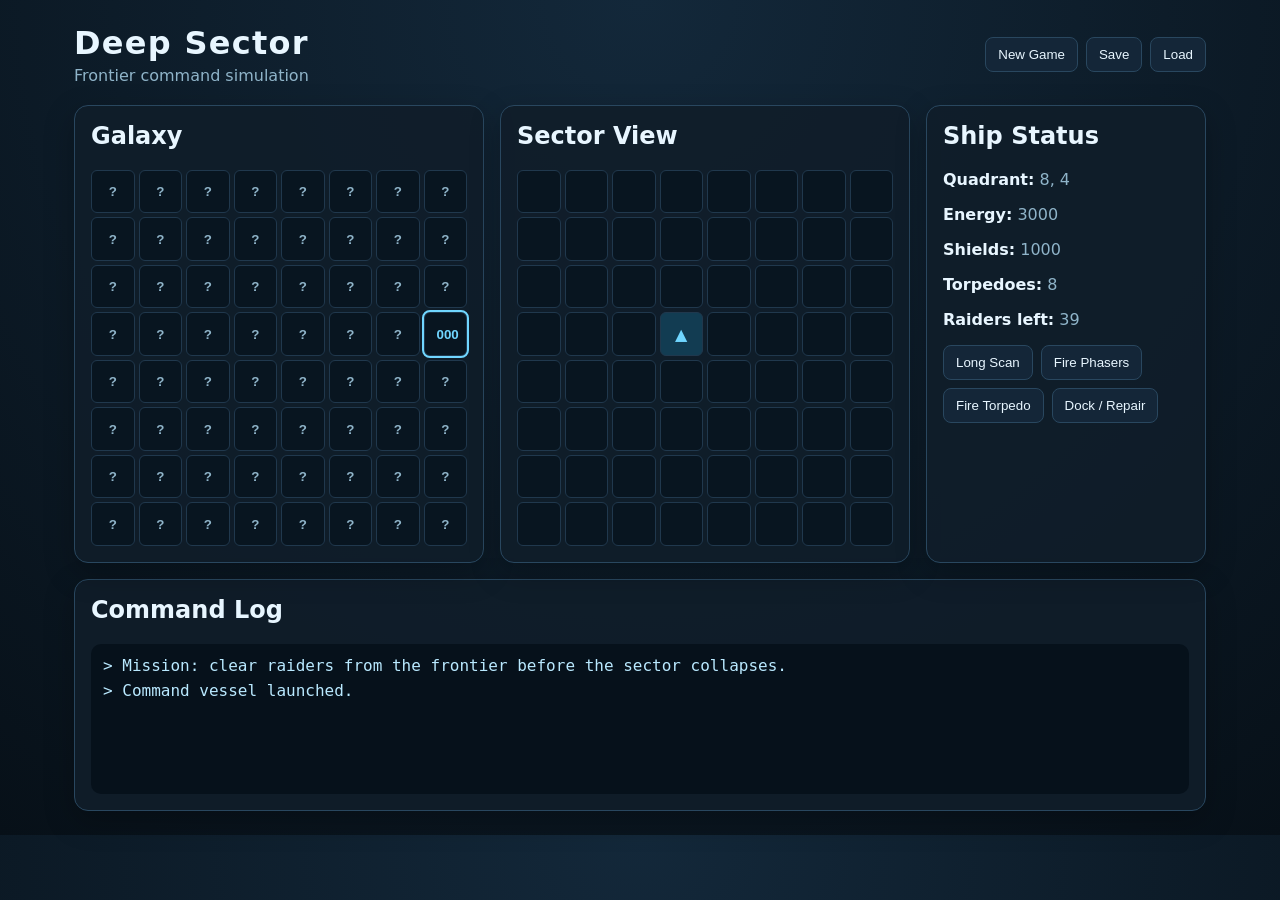
<file: index.html>
<!doctype html>
<html lang="en">
<head>
  <meta charset="utf-8" />
  <meta name="viewport" content="width=device-width, initial-scale=1" />
  <title>Deep Sector</title>
  <link rel="stylesheet" href="styles.css" />
</head>
<body>
  <main id="game">
    <header class="topbar">
      <div>
        <h1>Deep Sector</h1>
        <p class="subtitle">Frontier command simulation</p>
      </div>

      <div class="buttons">
        <button id="newGameBtn">New Game</button>
        <button id="saveBtn">Save</button>
        <button id="loadBtn">Load</button>
      </div>
    </header>

    <section class="layout">
      <section class="panel">
        <h2>Galaxy</h2>
        <div id="galaxyMap" class="grid galaxy"></div>
      </section>

      <section class="panel">
        <h2>Sector View</h2>
        <div id="sectorMap" class="grid sector"></div>
      </section>

      <section class="panel status">
        <h2>Ship Status</h2>
        <p><strong>Quadrant:</strong> <span id="quadrantReadout"></span></p>
        <p><strong>Energy:</strong> <span id="energyReadout"></span></p>
        <p><strong>Shields:</strong> <span id="shieldReadout"></span></p>
        <p><strong>Torpedoes:</strong> <span id="torpedoReadout"></span></p>
        <p><strong>Raiders left:</strong> <span id="enemyReadout"></span></p>

        <div class="actions">
          <button id="scanBtn">Long Scan</button>
          <button id="phaserBtn">Fire Phasers</button>
          <button id="torpedoBtn">Fire Torpedo</button>
          <button id="dockBtn">Dock / Repair</button>
        </div>
      </section>
    </section>

    <section class="panel logPanel">
      <h2>Command Log</h2>
      <div id="log"></div>
    </section>
  </main>

  <script src="main.js"></script>
</body>
</html>
</file>
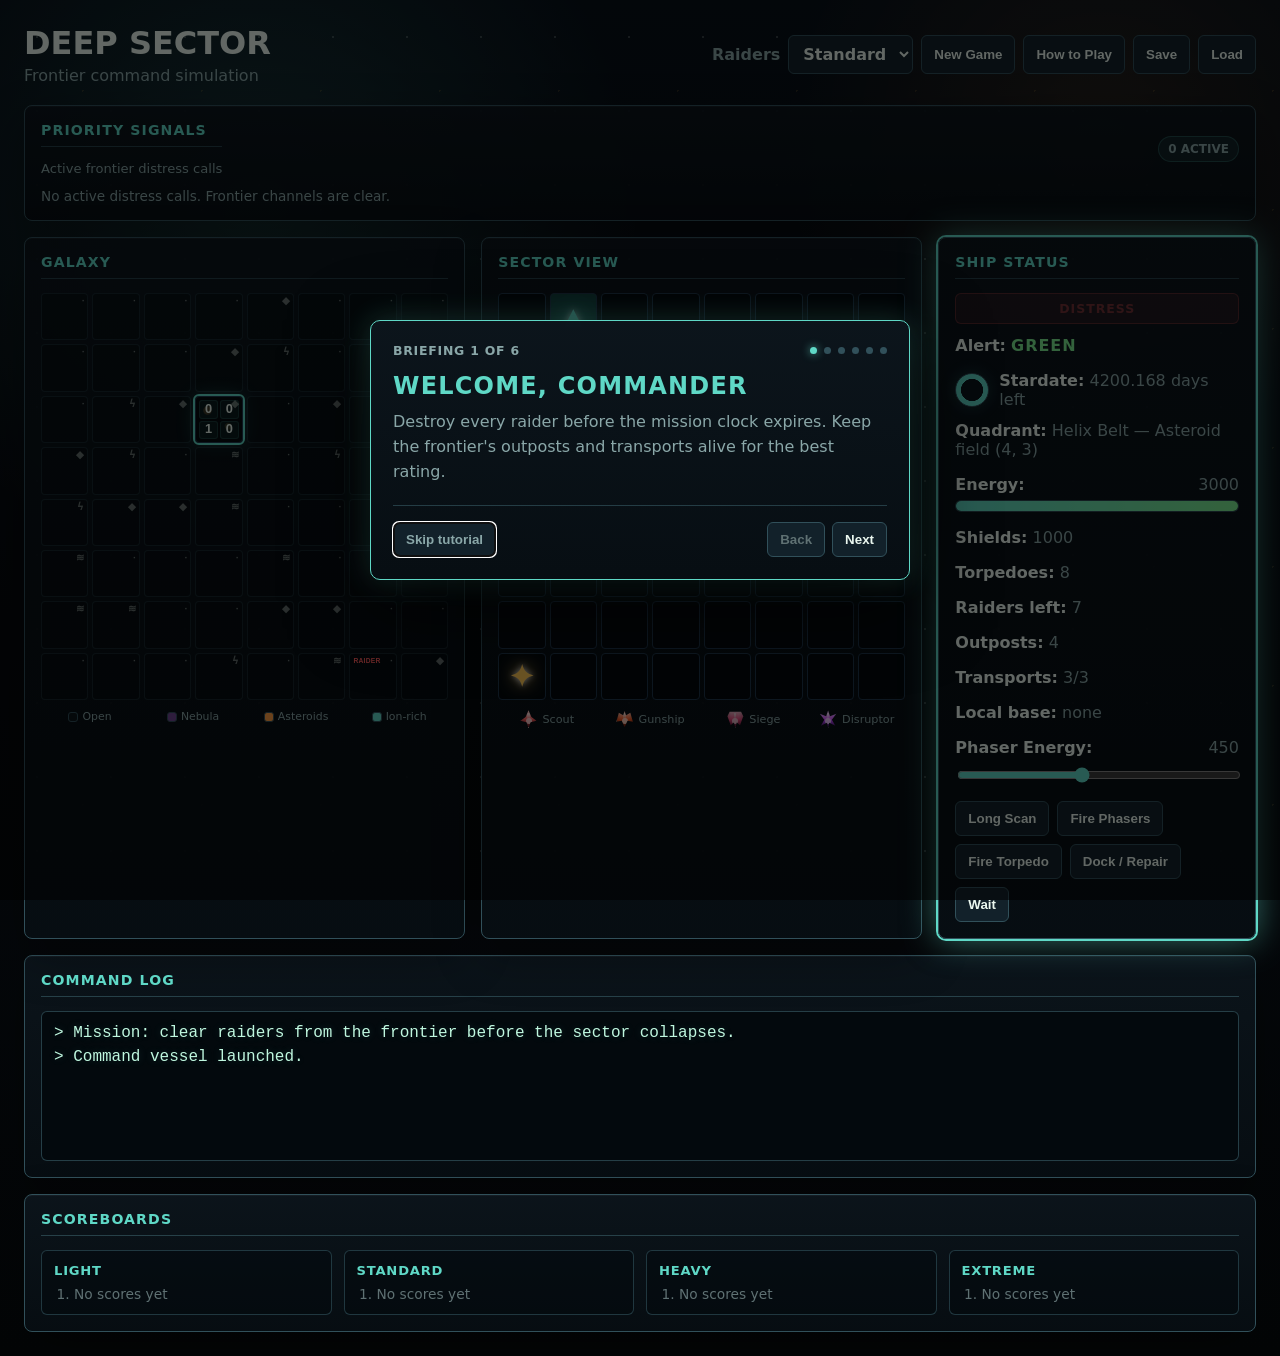
<file: deep-sector/index.html>
<!doctype html>
<html lang="en">
<head>
  <meta charset="utf-8" />
  <meta name="viewport" content="width=device-width, initial-scale=1" />
  <title>Deep Sector</title>
  <link rel="stylesheet" href="styles.css?v=29" />
</head>
<body>
  <main id="game">
    <div id="victoryCelebration" class="victoryCelebration" aria-hidden="true"></div>
    <dialog id="scoreDialog" class="scoreDialog">
      <h2>Mission Report</h2>
      <p id="scoreSummary" class="scoreSummary"></p>
      <ol id="scoreList" class="scoreList"></ol>
      <form method="dialog">
        <button id="scoreCloseBtn">Close</button>
      </form>
    </dialog>
    <dialog id="helpDialog" class="helpDialog" aria-labelledby="helpTitle">
      <div class="tutorialProgress" aria-label="Tutorial progress">
        <span id="tutorialStepLabel"></span>
        <div id="tutorialDots" class="tutorialDots" aria-hidden="true"></div>
      </div>
      <h2 id="helpTitle"></h2>
      <p id="helpText" class="helpText"></p>
      <div id="helpExtra"></div>
      <div class="tutorialActions">
        <button id="tutorialSkipBtn" type="button" class="quietButton">Skip tutorial</button>
        <div>
          <button id="tutorialBackBtn" type="button">Back</button>
          <button id="tutorialNextBtn" type="button">Next</button>
        </div>
      </div>
    </dialog>
    <header class="topbar">
      <div>
        <h1>Deep Sector</h1>
        <p class="subtitle">Frontier command simulation</p>
      </div>

      <div class="buttons">
        <label class="topControl" for="difficultySelect">
          <span>Raiders</span>
          <select id="difficultySelect">
            <option value="light">Light</option>
            <option value="standard" selected>Standard</option>
            <option value="heavy">Heavy</option>
            <option value="extreme">Extreme</option>
          </select>
        </label>
        <button id="newGameBtn">New Game</button>
        <button id="helpBtn">How to Play</button>
        <button id="saveBtn">Save</button>
        <button id="loadBtn">Load</button>
      </div>
    </header>

    <section class="panel objectivesPanel" aria-labelledby="objectivesTitle" data-tutorial="objectives">
      <div class="objectivesHeader">
        <div>
          <h2 id="objectivesTitle">Priority Signals</h2>
          <p>Active frontier distress calls</p>
        </div>
        <span id="distressCount" class="distressCount">0 active</span>
      </div>
      <div id="distressList" class="distressList" aria-live="polite"></div>
    </section>

    <section class="layout">
      <section class="panel" data-tutorial="galaxy">
        <h2>Galaxy</h2>
        <div id="galaxyMap" class="grid galaxy"></div>
        <div class="terrainLegend" aria-label="Galaxy terrain legend">
          <span><i class="terrainSwatch clear"></i>Open</span>
          <span><i class="terrainSwatch nebula"></i>Nebula</span>
          <span><i class="terrainSwatch asteroids"></i>Asteroids</span>
          <span><i class="terrainSwatch ion"></i>Ion-rich</span>
        </div>
      </section>

      <section class="panel" data-tutorial="sector">
        <h2>Sector View</h2>
        <div id="sectorMap" class="grid sector"></div>
        <div class="raiderLegend" aria-label="Raider ship classes">
          <span><i class="raiderIcon raider-scout" aria-hidden="true"></i>Scout</span>
          <span><i class="raiderIcon raider-gunship" aria-hidden="true"></i>Gunship</span>
          <span><i class="raiderIcon raider-siege" aria-hidden="true"></i>Siege</span>
          <span><i class="raiderIcon raider-disruptor" aria-hidden="true"></i>Disruptor</span>
        </div>
      </section>

      <section class="panel status" data-tutorial="status">
        <h2>Ship Status</h2>
        <div id="distressBeacon" class="distressBeacon">DISTRESS</div>
        <p><strong>Alert:</strong> <span id="alertReadout"></span></p>
        <div class="timeRow">
          <div id="timePie" class="timePie"></div>
          <p><strong>Stardate:</strong> <span id="stardateReadout"></span></p>
        </div>
        <p><strong>Quadrant:</strong> <span id="quadrantReadout"></span></p>
        <div class="meterRow">
          <div class="meterLabel">
            <strong>Energy:</strong>
            <span id="energyReadout"></span>
          </div>
          <div class="meter">
            <div id="energyMeter" class="meterFill energyFill"></div>
          </div>
        </div>
        <p><strong>Shields:</strong> <span id="shieldReadout"></span></p>
        <p><strong>Torpedoes:</strong> <span id="torpedoReadout"></span></p>
        <p><strong>Raiders left:</strong> <span id="enemyReadout"></span></p>
        <p><strong>Outposts:</strong> <span id="baseReadout"></span></p>
        <p><strong>Transports:</strong> <span id="transportReadout"></span></p>
        <p><strong>Local base:</strong> <span id="baseHealthReadout"></span></p>

        <label class="controlGroup" for="phaserEnergyInput">
          <span class="controlLabel">
            <strong>Phaser Energy:</strong>
            <span id="phaserEnergyReadout"></span>
          </span>
          <input id="phaserEnergyInput" type="range" min="100" max="900" step="25" value="450" />
        </label>

        <div id="targetPreview" class="targetPreview" aria-live="polite"></div>

        <div class="actions">
          <button id="scanBtn">Long Scan</button>
          <button id="phaserBtn">Fire Phasers</button>
          <button id="torpedoBtn">Fire Torpedo</button>
          <button id="dockBtn">Dock / Repair</button>
          <button id="waitBtn">Wait</button>
        </div>
      </section>
    </section>

    <section class="panel logPanel">
      <h2>Command Log</h2>
      <div id="log"></div>
    </section>

    <section class="panel scoreboardPanel">
      <h2>Scoreboards</h2>
      <div id="scoreboardGrid" class="scoreboardGrid"></div>
    </section>
  </main>

  <script src="main.js?v=28"></script>
</body>
</html>
</file>
<file: styles.css>
:root {
  --bg: #071018;
  --panel: #101d2a;
  --panel-2: #142638;
  --line: #29475f;
  --text: #e8f6ff;
  --muted: #8fb4c9;
  --accent: #70d6ff;
  --danger: #ff6b6b;
  --good: #77dd77;
  --warning: #ffd166;
}

* {
  box-sizing: border-box;
}

body {
  margin: 0;
  background: radial-gradient(circle at top, #13283a, var(--bg));
  color: var(--text);
  font-family: system-ui, -apple-system, BlinkMacSystemFont, "Segoe UI", sans-serif;
}

#game {
  max-width: 1180px;
  margin: 0 auto;
  padding: 24px;
}

.topbar {
  display: flex;
  justify-content: space-between;
  gap: 16px;
  align-items: center;
  margin-bottom: 20px;
}

h1, h2, p {
  margin-top: 0;
}

h1 {
  margin-bottom: 4px;
  letter-spacing: 0.04em;
}

.subtitle {
  color: var(--muted);
  margin-bottom: 0;
}

.buttons,
.actions {
  display: flex;
  flex-wrap: wrap;
  gap: 8px;
}

button {
  background: var(--panel-2);
  color: var(--text);
  border: 1px solid var(--line);
  padding: 9px 12px;
  border-radius: 8px;
  cursor: pointer;
}

button:hover {
  border-color: var(--accent);
}

.layout {
  display: grid;
  grid-template-columns: 1fr 1fr 280px;
  gap: 16px;
}

.panel {
  background: rgba(16, 29, 42, 0.9);
  border: 1px solid var(--line);
  border-radius: 14px;
  padding: 16px;
  box-shadow: 0 10px 30px rgba(0,0,0,0.25);
}

.grid {
  display: grid;
  gap: 4px;
}

.galaxy {
  grid-template-columns: repeat(8, 1fr);
}

.sector {
  grid-template-columns: repeat(8, 1fr);
}

.cell {
  aspect-ratio: 1;
  border: 1px solid #20384d;
  border-radius: 6px;
  display: grid;
  place-items: center;
  background: #081520;
  color: var(--muted);
  font-weight: 700;
  min-width: 28px;
}

.cell.current {
  outline: 2px solid var(--accent);
  color: var(--accent);
}

.cell.player {
  background: #123c52;
  color: var(--accent);
}

.cell.enemy {
  background: #451d26;
  color: var(--danger);
}

.cell.base {
  background: #1d3f2b;
  color: var(--good);
}

.cell.star {
  color: var(--warning);
}

.status p {
  color: var(--muted);
}

.status strong {
  color: var(--text);
}

.logPanel {
  margin-top: 16px;
}

#log {
  min-height: 150px;
  max-height: 240px;
  overflow: auto;
  background: #06111b;
  border-radius: 10px;
  padding: 12px;
  font-family: ui-monospace, SFMono-Regular, Menlo, Monaco, Consolas, monospace;
  color: #b9e9ff;
}

.logLine {
  margin-bottom: 6px;
}

@media (max-width: 900px) {
  .layout {
    grid-template-columns: 1fr;
  }

  .topbar {
    align-items: flex-start;
    flex-direction: column;
  }
}
</file>
<file: deep-sector/styles.css>
:root {
  --bg: #05080c;
  --panel: #0c151c;
  --panel-2: #12212a;
  --line: #31505a;
  --text: #eaf7ef;
  --muted: #8aa7a8;
  --accent: #5fd8c6;
  --danger: #ff5d5d;
  --good: #7bea8f;
  --warning: #ffc857;
  --amber: #ff9f43;
}

* {
  box-sizing: border-box;
}

body {
  margin: 0;
  min-height: 100vh;
  background:
    radial-gradient(circle at 20% 15%, rgba(95, 216, 198, 0.18), transparent 24rem),
    radial-gradient(circle at 86% 10%, rgba(255, 159, 67, 0.12), transparent 20rem),
    linear-gradient(180deg, #071019 0%, var(--bg) 52%, #030506 100%);
  color: var(--text);
  font-family: system-ui, -apple-system, BlinkMacSystemFont, "Segoe UI", sans-serif;
}

body::before {
  content: "";
  position: fixed;
  inset: 0;
  pointer-events: none;
  background-image:
    radial-gradient(circle, rgba(234, 247, 239, 0.75) 0 1px, transparent 1px),
    radial-gradient(circle, rgba(255, 200, 87, 0.5) 0 1px, transparent 1px);
  background-position: 0 0, 23px 31px;
  background-size: 74px 74px, 119px 119px;
  opacity: 0.28;
}

#game {
  max-width: 1440px;
  margin: 0 auto;
  padding: clamp(12px, 2vw, 24px);
  position: relative;
  width: min(100vw, 1440px);
}

.victoryCelebration {
  inset: 0;
  overflow: hidden;
  pointer-events: none;
  position: fixed;
  z-index: 20;
}

.victoryCelebration:not(.active) {
  display: none;
}

.firework {
  --spark-color: var(--accent);
  height: 10px;
  left: 50%;
  position: absolute;
  top: 35%;
  width: 10px;
}

.firework::before,
.firework::after {
  content: "";
  position: absolute;
  inset: 0;
  border-radius: 999px;
  background:
    radial-gradient(circle, var(--spark-color) 0 16%, transparent 18%),
    radial-gradient(circle, var(--spark-color) 0 16%, transparent 18%),
    radial-gradient(circle, var(--spark-color) 0 16%, transparent 18%),
    radial-gradient(circle, var(--spark-color) 0 16%, transparent 18%);
  background-position: 0 -28px, 28px 0, 0 28px, -28px 0;
  background-repeat: no-repeat;
  background-size: 10px 10px;
  filter: drop-shadow(0 0 8px var(--spark-color));
  opacity: 0;
  transform: scale(0.2);
  animation: firework-pop 1100ms ease-out both;
}

.firework::after {
  transform: rotate(45deg) scale(0.2);
}

@keyframes firework-pop {
  0% {
    opacity: 0;
    transform: scale(0.1);
  }

  18% {
    opacity: 1;
  }

  100% {
    opacity: 0;
    transform: scale(2.4);
  }
}

.scoreDialog {
  background: linear-gradient(180deg, rgba(12, 21, 28, 0.98), rgba(7, 14, 19, 0.98));
  border: 1px solid var(--accent);
  border-radius: 8px;
  box-shadow: 0 24px 80px rgba(0, 0, 0, 0.58), 0 0 28px rgba(95, 216, 198, 0.2);
  color: var(--text);
  max-width: 420px;
  width: min(92vw, 420px);
}

.scoreDialog::backdrop {
  background: rgba(0, 0, 0, 0.65);
}

.helpDialog {
  background: linear-gradient(180deg, rgba(12, 21, 28, 0.99), rgba(7, 14, 19, 0.99));
  border: 1px solid var(--accent);
  border-radius: 10px;
  box-shadow: 0 24px 80px rgba(0, 0, 0, 0.7), 0 0 30px rgba(95, 216, 198, 0.24);
  color: var(--text);
  max-width: 540px;
  padding: 22px;
  width: min(92vw, 540px);
}

.helpDialog::backdrop { background: rgba(0, 0, 0, 0.58); }
.helpDialog h2 { color: var(--accent); letter-spacing: 0.05em; margin: 14px 0 10px; text-transform: uppercase; }
.tutorialProgress, .tutorialActions, .tutorialActions > div { align-items: center; display: flex; }
.tutorialProgress, .tutorialActions { justify-content: space-between; }
.tutorialProgress { color: var(--muted); font-size: 0.78rem; font-weight: 800; letter-spacing: 0.06em; text-transform: uppercase; }
.tutorialDots, .tutorialActions > div { display: flex; gap: 7px; }
.tutorialDots span { background: var(--line); border-radius: 999px; height: 7px; width: 7px; }
.tutorialDots span.active { background: var(--accent); box-shadow: 0 0 8px rgba(95, 216, 198, 0.8); }
.helpText { color: var(--muted); line-height: 1.55; }
.tutorialActions { border-top: 1px solid rgba(49, 80, 90, 0.7); gap: 12px; margin-top: 20px; padding-top: 16px; }
.quietButton { border-color: transparent; color: var(--muted); }
.galaxyKey, .mapLegend { display: grid; gap: 8px; grid-template-columns: repeat(2, minmax(0, 1fr)); margin-top: 16px; }
.galaxyKey span, .mapLegend span { align-items: center; background: rgba(95, 216, 198, 0.07); border: 1px solid rgba(95, 216, 198, 0.15); border-radius: 5px; display: flex; gap: 9px; padding: 8px; }
.galaxyKey b, .legendSymbol { align-items: center; display: inline-flex; font-style: normal; justify-content: center; min-width: 22px; }
.legendSymbol.player { color: var(--accent); }
.legendSymbol.enemy { color: var(--danger); }
.legendSymbol.base { color: var(--good); }
.legendSymbol.transport { color: #bff7df; }
.legendSymbol.star { color: var(--warning); }
.legendSymbol.debris { color: var(--amber); }
.tutorialTips { color: var(--muted); display: grid; gap: 7px; line-height: 1.4; padding-left: 20px; }
.tutorialTerrain { display: grid; gap: 8px; grid-template-columns: repeat(2, minmax(0, 1fr)); margin-top: 14px; }
.tutorialTerrain span { align-items: center; background: rgba(95, 216, 198, 0.06); border: 1px solid rgba(95, 216, 198, 0.14); border-radius: 5px; color: var(--muted); display: grid; font-size: 0.74rem; gap: 3px 7px; grid-template-columns: auto 1fr; padding: 8px; }
.tutorialTerrain span b { color: var(--text); }
.tutorialTerrain .terrainSwatch { grid-row: 1 / 3; }
.tutorialCall { align-items: center; background: rgba(255, 93, 93, 0.08); border: 1px solid rgba(255, 93, 93, 0.28); border-radius: 6px; display: grid; gap: 10px; grid-template-columns: auto 1fr auto; margin-top: 14px; padding: 10px; }
.tutorialCall span { display: grid; gap: 2px; }
.tutorialCall small, .supernovaTutorial small { color: var(--muted); }
.tutorialCall > strong { color: var(--accent); font-size: 0.75rem; }
.tutorialRaiders { display: grid; gap: 7px; grid-template-columns: repeat(4, minmax(0, 1fr)); margin-top: 14px; }
.tutorialRaiders span { align-items: center; color: var(--muted); display: flex; flex-direction: column; font-size: 0.7rem; gap: 5px; }
.tutorialRaiders .raiderIcon { height: 24px; width: 28px; }
.supernovaTutorial { align-items: center; background: rgba(255, 93, 93, 0.1); border: 1px solid var(--danger); border-radius: 6px; display: flex; gap: 10px; margin-top: 14px; padding: 9px; }
.supernovaTutorial > i { animation: supernova-warning-flash 320ms steps(2, end) infinite; color: #fff; font-size: 1.5rem; font-style: normal; }
.supernovaTutorial span { display: grid; }
.supernovaTutorial b { color: var(--danger); font-size: 0.75rem; letter-spacing: 0.05em; }
.tutorialHighlight { box-shadow: 0 0 0 2px var(--accent), 0 0 34px rgba(95, 216, 198, 0.5) !important; position: relative; z-index: 2; }

.scoreDialog h2 {
  color: var(--accent);
  letter-spacing: 0.08em;
  text-transform: uppercase;
}

.scoreSummary {
  color: var(--text);
  font-weight: 800;
}

.scoreList {
  color: var(--muted);
  display: grid;
  gap: 8px;
  margin: 16px 0;
  padding-left: 24px;
}

.scoreDialog form {
  display: flex;
  justify-content: flex-end;
}

.scoreboardPanel {
  margin-top: 16px;
}

.scoreboardGrid {
  display: grid;
  gap: 12px;
  grid-template-columns: repeat(4, minmax(0, 1fr));
}

.scoreboard {
  background: rgba(4, 10, 13, 0.48);
  border: 1px solid rgba(49, 80, 90, 0.65);
  border-radius: 6px;
  padding: 12px;
}

.scoreboard h3 {
  color: var(--accent);
  font-size: 0.82rem;
  letter-spacing: 0.06em;
  margin: 0 0 8px;
  text-transform: uppercase;
}

.scoreboardList {
  color: var(--muted);
  display: grid;
  font-size: 0.86rem;
  gap: 6px;
  margin: 0;
  padding-left: 20px;
}

.emptyScore {
  color: #5f7173;
}

.topbar {
  display: flex;
  justify-content: space-between;
  gap: 16px;
  align-items: center;
  margin-bottom: 20px;
}

h1, h2, p {
  margin-top: 0;
}

h1 {
  margin-bottom: 4px;
  letter-spacing: 0;
  text-transform: uppercase;
}

.subtitle {
  color: var(--muted);
  margin-bottom: 0;
}

.buttons,
.actions {
  display: flex;
  flex-wrap: wrap;
  gap: 8px;
}

.topControl {
  align-items: center;
  color: var(--muted);
  display: flex;
  gap: 8px;
  font-weight: 700;
}

select {
  background: var(--panel-2);
  border: 1px solid var(--line);
  border-radius: 6px;
  color: var(--text);
  font: inherit;
  font-weight: 700;
  padding: 8px 10px;
}

.controlGroup {
  display: grid;
  gap: 8px;
  margin: 16px 0;
}

.controlLabel {
  color: var(--muted);
  display: flex;
  justify-content: space-between;
  gap: 12px;
}

input[type="range"] {
  accent-color: var(--accent);
  cursor: pointer;
  width: 100%;
}

input[type="range"]:disabled {
  cursor: not-allowed;
  opacity: 0.55;
}

button {
  background: var(--panel-2);
  color: var(--text);
  border: 1px solid var(--line);
  padding: 9px 12px;
  border-radius: 6px;
  cursor: pointer;
  font-weight: 700;
  transition: border-color 140ms ease, color 140ms ease, transform 140ms ease;
}

button:hover {
  border-color: var(--accent);
  color: var(--accent);
  transform: translateY(-1px);
}

button:disabled {
  color: #5f7173;
  cursor: not-allowed;
  transform: none;
}

.layout {
  display: grid;
  grid-template-columns: minmax(0, 1fr) minmax(0, 1fr) minmax(260px, 0.72fr);
  gap: 16px;
}

.objectivesPanel { margin-bottom: 16px; }
.objectivesHeader { align-items: center; display: flex; justify-content: space-between; }
.objectivesHeader h2 { border: 0; margin: 0 0 3px; padding: 0; }
.objectivesHeader p { color: var(--muted); font-size: 0.82rem; margin: 0; }
.distressCount { background: rgba(95, 216, 198, 0.08); border: 1px solid rgba(95, 216, 198, 0.22); border-radius: 999px; color: var(--muted); font-size: 0.75rem; font-weight: 800; padding: 5px 9px; text-transform: uppercase; }
.distressCount.active { background: rgba(255, 93, 93, 0.14); border-color: rgba(255, 93, 93, 0.5); color: var(--danger); }
.distressList { display: grid; gap: 8px; grid-template-columns: repeat(auto-fit, minmax(270px, 1fr)); margin-top: 12px; }
.distressCard { align-items: center; background: rgba(4, 10, 13, 0.55); border: 1px solid var(--line); border-left: 3px solid var(--warning); border-radius: 6px; display: grid; gap: 10px; grid-template-columns: auto minmax(115px, 1fr) auto auto; padding: 9px 10px; }
.distressCard.urgent { border-left-color: var(--amber); }
.distressCard.critical { background: rgba(80, 18, 24, 0.24); border-left-color: var(--danger); }
.signalPulse { background: var(--warning); border-radius: 999px; box-shadow: 0 0 10px currentColor; height: 8px; width: 8px; }
.critical .signalPulse { animation: distress-pulse 500ms steps(2, end) infinite; background: var(--danger); }
.distressDetails, .distressVitals { display: grid; gap: 3px; }
.distressDetails strong { color: var(--text); }
.distressDetails span, .distressVitals span { color: var(--muted); font-size: 0.76rem; }
.distressVitals b { color: var(--text); }
.distressCard button { font-size: 0.76rem; padding: 7px 9px; }
.allClear { color: var(--muted); font-size: 0.85rem; margin: 0; }
.galaxy .cell.threatened { animation: quadrant-distress 900ms ease-in-out infinite alternate; border-color: var(--danger); }
@keyframes quadrant-distress { from { box-shadow: inset 0 0 0 rgba(255, 93, 93, 0); } to { box-shadow: inset 0 0 16px rgba(255, 93, 93, 0.38), 0 0 10px rgba(255, 93, 93, 0.28); } }

.panel {
  background: linear-gradient(180deg, rgba(12, 21, 28, 0.94), rgba(7, 14, 19, 0.94));
  border: 1px solid var(--line);
  border-radius: 8px;
  padding: 16px;
  box-shadow: 0 18px 48px rgba(0, 0, 0, 0.32), inset 0 1px 0 rgba(255, 255, 255, 0.04);
}

.panel h2 {
  border-bottom: 1px solid rgba(49, 80, 90, 0.75);
  color: var(--accent);
  font-size: 0.88rem;
  letter-spacing: 0.08em;
  margin-bottom: 14px;
  padding-bottom: 8px;
  text-transform: uppercase;
}

.grid {
  display: grid;
  gap: 4px;
  width: 100%;
}

.galaxy {
  grid-template-columns: repeat(8, 1fr);
}

.sector {
  grid-template-columns: repeat(8, 1fr);
}

.cell {
  aspect-ratio: 1;
  border: 1px solid #20384d;
  padding: 0;
  border-radius: 4px;
  display: grid;
  place-items: center;
  background: rgba(4, 10, 13, 0.88);
  color: var(--muted);
  font-size: clamp(1rem, 2.4vw, 1.9rem);
  font-weight: 800;
  min-width: 28px;
  position: relative;
}

.galaxy .cell {
  font-size: clamp(0.75rem, 1.2vw, 1rem);
}

.galaxy .cell.quadrant-score {
  align-items: stretch;
  color: var(--text);
  display: grid;
  font-size: clamp(0.68rem, 1vw, 0.88rem);
  gap: 2px;
  grid-template-columns: repeat(2, 1fr);
  grid-template-rows: repeat(2, 1fr);
  justify-items: stretch;
  line-height: 1;
  padding: 3px;
}

.galaxy .cell::after { color: rgba(234, 247, 239, 0.42); content: attr(data-terrain-glyph); font-size: 0.62rem; line-height: 1; position: absolute; right: 3px; top: 2px; }
.galaxy .cell.terrain-nebula { background: radial-gradient(circle at 35% 45%, rgba(143, 91, 196, 0.28), transparent 68%), rgba(4, 10, 13, 0.88); }
.galaxy .cell.terrain-asteroids { background: radial-gradient(circle at 25% 30%, rgba(255, 159, 67, 0.22) 0 8%, transparent 10%), radial-gradient(circle at 70% 65%, rgba(255, 200, 87, 0.16) 0 7%, transparent 9%), rgba(4, 10, 13, 0.88); }
.galaxy .cell.terrain-ion { background: radial-gradient(circle, rgba(95, 216, 198, 0.2), transparent 68%), rgba(4, 10, 13, 0.88); }
.galaxy .cell.raider-controlled { border-color: rgba(255, 93, 93, 0.82); }
.galaxy .cell.raider-controlled::before { color: var(--danger); content: "RAIDER"; font-size: 0.42rem; font-weight: 900; left: 3px; letter-spacing: 0.04em; position: absolute; top: 3px; }

.terrainLegend { color: var(--muted); display: grid; font-size: 0.68rem; gap: 5px; grid-template-columns: repeat(4, minmax(0, 1fr)); margin-top: 10px; }
.terrainLegend span { align-items: center; display: flex; gap: 4px; justify-content: center; }
.terrainSwatch { border: 1px solid var(--line); border-radius: 3px; height: 10px; width: 10px; }
.terrainSwatch.clear { background: #0b151b; }
.terrainSwatch.nebula { background: #6e4692; }
.terrainSwatch.asteroids { background: var(--amber); }
.terrainSwatch.ion { background: var(--accent); }

.galaxy .cell.supernova-warning { animation: quadrant-supernova-warning 420ms steps(2, end) infinite; border-color: #ffffff; }
@keyframes quadrant-supernova-warning { from { box-shadow: inset 0 0 8px rgba(255, 200, 87, 0.35), 0 0 5px rgba(255, 200, 87, 0.25); } to { box-shadow: inset 0 0 20px rgba(255, 93, 93, 0.7), 0 0 18px rgba(255, 255, 255, 0.72); } }

.quadrant-score span {
  align-items: center;
  background: rgba(95, 216, 198, 0.08);
  border: 1px solid rgba(95, 216, 198, 0.16);
  border-radius: 3px;
  display: flex;
  justify-content: center;
  min-width: 0;
}

.galaxy .cell.unscanned {
  background: rgba(4, 10, 13, 0.42);
  border-color: rgba(49, 80, 90, 0.38);
}

.sector .cell:hover {
  border-color: var(--accent);
  transform: none;
}

.sector .cell.empty {
  cursor: crosshair;
}

.sector .cell.empty:hover {
  background: rgba(20, 71, 68, 0.48);
}

.cell.current {
  outline: 2px solid var(--accent);
  color: var(--accent);
  box-shadow: 0 0 18px rgba(95, 216, 198, 0.25);
}

.cell.player {
  background: rgba(20, 71, 68, 0.95);
  color: var(--accent);
  text-shadow: 0 0 7px rgba(255, 255, 255, 0.65), 0 0 18px rgba(95, 216, 198, 0.9);
}

.cell.enemy {
  background: rgba(69, 22, 28, 0.95);
  color: var(--danger);
  text-shadow: 0 0 7px rgba(255, 255, 255, 0.45), 0 0 18px rgba(255, 93, 93, 0.85);
}

.raiderIcon {
  background: linear-gradient(180deg, #ffd2d2, #ff5d5d 52%, #8f1f2a);
  border: 1px solid rgba(255, 210, 210, 0.82);
  box-shadow: 0 0 10px rgba(255, 93, 93, 0.9), inset 0 -3px 5px rgba(4, 10, 13, 0.42);
  clip-path: polygon(50% 2%, 64% 34%, 96% 48%, 72% 70%, 58% 58%, 50% 92%, 42% 58%, 28% 70%, 4% 48%, 36% 34%);
  display: block;
  height: 70%;
  position: relative;
  width: 78%;
}

.raiderIcon.raider-scout { clip-path: polygon(50% 0, 66% 38%, 94% 58%, 61% 67%, 50% 100%, 39% 67%, 6% 58%, 34% 38%); }
.raiderIcon.raider-gunship { clip-path: polygon(18% 14%, 42% 28%, 50% 4%, 58% 28%, 82% 14%, 96% 64%, 66% 58%, 50% 94%, 34% 58%, 4% 64%); }
.raiderIcon.raider-siege { clip-path: polygon(18% 8%, 82% 8%, 94% 34%, 76% 84%, 58% 68%, 50% 98%, 42% 68%, 24% 84%, 6% 34%); }
.raiderIcon.raider-disruptor { clip-path: polygon(50% 2%, 61% 34%, 96% 20%, 71% 53%, 90% 86%, 56% 69%, 50% 98%, 44% 69%, 10% 86%, 29% 53%, 4% 20%, 39% 34%); }
.raiderIcon.raider-gunship { filter: hue-rotate(18deg) saturate(1.2); }
.raiderIcon.raider-siege { filter: hue-rotate(-22deg) brightness(0.9); }
.raiderIcon.raider-disruptor { filter: hue-rotate(285deg) saturate(1.35); }

.raiderIcon::before {
  background: linear-gradient(180deg, rgba(255, 245, 245, 0.95), rgba(255, 93, 93, 0.45));
  border-radius: 999px;
  content: "";
  height: 42%;
  left: 43%;
  position: absolute;
  top: 14%;
  width: 14%;
}

.raiderIcon::after {
  background: rgba(255, 222, 222, 0.85);
  border-radius: 999px;
  box-shadow: -16px 13px 0 -3px rgba(255, 222, 222, 0.72), 16px 13px 0 -3px rgba(255, 222, 222, 0.72);
  content: "";
  height: 6px;
  left: calc(50% - 3px);
  position: absolute;
  top: 40%;
  width: 6px;
}

.cell.base {
  background: rgba(26, 62, 39, 0.95);
  color: var(--good);
  text-shadow: 0 0 7px rgba(255, 255, 255, 0.45), 0 0 16px rgba(123, 234, 143, 0.8);
}

.raiderLegend { color: var(--muted); display: grid; font-size: 0.7rem; gap: 6px; grid-template-columns: repeat(4, minmax(0, 1fr)); margin-top: 10px; }
.raiderLegend span { align-items: center; display: flex; gap: 5px; justify-content: center; }
.raiderLegend .raiderIcon { flex: 0 0 18px; height: 18px; width: 18px; }

.cell.transport {
  background: rgba(8, 84, 90, 0.98);
  border-color: #bff7df;
  box-shadow: inset 0 0 14px rgba(191, 247, 223, 0.28), 0 0 18px rgba(95, 216, 198, 0.5);
  color: #ffffff;
  outline: 2px solid rgba(191, 247, 223, 0.7);
  text-shadow: 0 0 8px rgba(255, 255, 255, 0.95), 0 0 20px rgba(95, 216, 198, 0.95);
}

.transportIcon {
  background: linear-gradient(90deg, #dffff8 0 18%, #73e7d6 24% 68%, #ffffff 76% 100%);
  border: 1px solid rgba(255, 255, 255, 0.92);
  border-radius: 999px 55% 55% 999px;
  box-shadow: 0 0 10px rgba(191, 247, 223, 0.92), inset 0 0 5px rgba(4, 10, 13, 0.35);
  display: block;
  height: 28%;
  position: relative;
  width: 64%;
}

.transportIcon::before,
.transportIcon::after {
  background: linear-gradient(90deg, #ffffff, #5fd8c6);
  border-radius: 999px;
  box-shadow: 0 0 7px rgba(191, 247, 223, 0.78);
  content: "";
  height: 42%;
  left: -12%;
  position: absolute;
  width: 34%;
}

.transportIcon::before {
  top: -72%;
}

.transportIcon::after {
  bottom: -72%;
}

.cell.star {
  animation: star-twinkle 1800ms ease-in-out infinite alternate;
  color: var(--warning);
  text-shadow: 0 0 6px rgba(255, 255, 255, 0.9), 0 0 18px rgba(255, 200, 87, 0.95);
}

.cell.star:nth-child(3n) {
  animation-duration: 2300ms;
}

.cell.star:nth-child(4n) {
  animation-delay: 420ms;
}

.cell.star.supernova-unstable {
  animation: supernova-warning-flash 320ms steps(2, end) infinite;
  background: radial-gradient(circle, rgba(255, 255, 255, 0.95), rgba(255, 200, 87, 0.48) 32%, rgba(255, 93, 93, 0.3) 58%, transparent 76%);
  border-color: #ffffff;
  color: #ffffff;
  transform: scale(1.08);
}

@keyframes supernova-warning-flash {
  from { box-shadow: inset 0 0 10px rgba(255, 200, 87, 0.55), 0 0 8px rgba(255, 200, 87, 0.45); filter: brightness(1); }
  to { box-shadow: inset 0 0 24px rgba(255, 255, 255, 0.9), 0 0 24px rgba(255, 93, 93, 0.85); filter: brightness(1.8); }
}

@keyframes star-twinkle {
  0% {
    color: rgba(255, 200, 87, 0.72);
    text-shadow: 0 0 4px rgba(255, 255, 255, 0.55), 0 0 10px rgba(255, 200, 87, 0.5);
    transform: scale(0.92);
  }

  55% {
    color: #fff4bf;
    text-shadow: 0 0 8px rgba(255, 255, 255, 1), 0 0 22px rgba(255, 200, 87, 1);
    transform: scale(1.04);
  }

  100% {
    color: var(--warning);
    text-shadow: 0 0 6px rgba(255, 255, 255, 0.85), 0 0 16px rgba(255, 200, 87, 0.8);
    transform: scale(1);
  }
}

.cell.debris {
  background: rgba(61, 44, 36, 0.72);
  border-color: rgba(255, 159, 67, 0.38);
  color: rgba(255, 200, 135, 0.9);
  text-shadow: 0 0 8px rgba(255, 159, 67, 0.55);
}

.cell.asteroid-storm {
  background:
    radial-gradient(circle at 25% 30%, rgba(255, 230, 180, 0.95) 0 8%, transparent 10%),
    radial-gradient(circle at 62% 58%, rgba(255, 159, 67, 0.9) 0 10%, transparent 12%),
    radial-gradient(circle at 78% 24%, rgba(202, 104, 55, 0.9) 0 7%, transparent 9%),
    rgba(61, 44, 36, 0.82);
  border-color: rgba(255, 200, 87, 0.9);
  box-shadow: inset 0 0 14px rgba(255, 159, 67, 0.35), 0 0 18px rgba(255, 159, 67, 0.45);
  color: #ffe6b4;
  animation: asteroid-flicker 650ms ease-in-out infinite alternate;
}

@keyframes asteroid-flicker {
  from {
    filter: brightness(0.9);
  }

  to {
    filter: brightness(1.3);
  }
}

.cell.targetable {
  border-color: rgba(255, 200, 87, 0.72);
}

.cell.targetable:hover {
  background: rgba(255, 200, 87, 0.18);
  color: var(--warning);
}

.cell.phaser-target {
  border-color: rgba(95, 216, 198, 0.9);
  box-shadow: inset 0 0 14px rgba(95, 216, 198, 0.22);
}

.cell.phaser-target:hover {
  background: rgba(95, 216, 198, 0.2);
  color: var(--accent);
}

.cell.phaser-beam {
  animation: phaser-flash 550ms ease-out both;
}

.cell.phaser-beam::before {
  content: "";
  position: absolute;
  inset: 42% 8%;
  border-radius: 999px;
  background: rgba(191, 247, 223, 0.95);
  box-shadow: 0 0 18px rgba(95, 216, 198, 0.95);
  transform: rotate(0deg);
}

.cell.phaser-beam.beam-vertical::before {
  transform: rotate(90deg);
}

.cell.phaser-beam.beam-diag-down::before {
  inset: 44% -6%;
  transform: rotate(45deg);
}

.cell.phaser-beam.beam-diag-up::before {
  inset: 44% -6%;
  transform: rotate(-45deg);
}

.cell.phaser-beam.beam-1::before {
  opacity: 0.82;
}

.cell.phaser-beam.beam-2::before {
  opacity: 0.62;
}

.cell.phaser-beam.beam-3::before {
  opacity: 0.44;
}

.cell.phaser-beam.beam-4::before {
  opacity: 0.28;
}

@keyframes phaser-flash {
  0% {
    border-color: #bff7df;
  }

  100% {
    border-color: #20384d;
  }
}

.cell.torpedo-track::after {
  content: "";
  position: absolute;
  inset: 34%;
  border-radius: 999px;
  background: var(--warning);
  box-shadow: 0 0 14px rgba(255, 200, 87, 0.9);
}

.cell.explosion {
  animation: impact-flash var(--explosion-duration, 950ms) ease-out both;
  color: #ffffff;
}

.cell.explosion::before {
  content: "";
  position: absolute;
  inset: 12%;
  border-radius: 999px;
  background: radial-gradient(circle, #fff 0 12%, var(--warning) 28%, var(--danger) 58%, transparent 72%);
  box-shadow: 0 0 26px rgba(255, 93, 93, 0.85);
  animation: blast-ring var(--explosion-duration, 950ms) ease-out both;
}

@keyframes impact-flash {
  0% {
    border-color: #ffffff;
  }

  100% {
    border-color: #20384d;
  }
}

@keyframes blast-ring {
  0% {
    opacity: 1;
    transform: scale(0.35);
  }

  35% {
    opacity: 1;
    transform: scale(1.15);
  }

  100% {
    opacity: 0;
    transform: scale(1.85);
  }
}

button.armed {
  border-color: var(--warning);
  color: var(--warning);
  box-shadow: 0 0 18px rgba(255, 200, 87, 0.18);
}

.targetPreview { background: rgba(3, 9, 13, 0.78); border: 1px solid transparent; border-radius: 6px; color: var(--muted); display: none; font-size: 0.82rem; gap: 8px; margin: 12px 0; padding: 10px; }
.targetPreview.active { border-color: rgba(95, 216, 198, 0.38); display: grid; }
.targetPreview > strong { color: var(--accent); letter-spacing: 0.04em; text-transform: uppercase; }
.oddsGrid { display: grid; gap: 5px 10px; grid-template-columns: repeat(2, minmax(0, 1fr)); }
.oddsGrid span { display: flex; gap: 8px; justify-content: space-between; }
.oddsGrid b { color: var(--text); }
.cell.preview-track { background: rgba(255, 200, 87, 0.16); border-color: var(--warning); box-shadow: inset 0 0 12px rgba(255, 200, 87, 0.24); }
.cell.preview-track::after { background: rgba(255, 200, 87, 0.9); border-radius: 999px; box-shadow: 0 0 9px rgba(255, 200, 87, 0.8); content: ""; height: 5px; position: absolute; width: 5px; }
.cell.preview-impact { border-color: var(--danger); box-shadow: inset 0 0 16px rgba(255, 93, 93, 0.35), 0 0 12px rgba(255, 93, 93, 0.28); }

.status p {
  color: var(--muted);
}

.status strong {
  color: var(--text);
}

.distressBeacon {
  background: rgba(255, 93, 93, 0.08);
  border: 1px solid rgba(255, 93, 93, 0.24);
  border-radius: 6px;
  color: rgba(255, 93, 93, 0.38);
  font-size: 0.78rem;
  font-weight: 900;
  letter-spacing: 0.08em;
  margin-bottom: 12px;
  padding: 7px 8px;
  text-align: center;
}

.distressBeacon.active {
  animation: distress-pulse 400ms steps(2, end) infinite;
  background: rgba(255, 93, 93, 0.3);
  border-color: var(--danger);
  color: #ffffff;
  box-shadow: 0 0 22px rgba(255, 93, 93, 0.55);
}

@keyframes distress-pulse {
  0% {
    opacity: 1;
  }

  100% {
    opacity: 0.28;
  }
}

.timeRow {
  align-items: center;
  display: flex;
  gap: 10px;
  margin-bottom: 12px;
}

.timeRow p {
  margin-bottom: 0;
}

.timePie {
  --time-left: 100%;
  aspect-ratio: 1;
  background:
    radial-gradient(circle, var(--panel) 0 48%, transparent 50%),
    conic-gradient(var(--accent) 0 var(--time-left), rgba(49, 80, 90, 0.55) var(--time-left) 100%);
  border: 1px solid var(--line);
  border-radius: 999px;
  box-shadow: 0 0 16px rgba(95, 216, 198, 0.18);
  flex: 0 0 34px;
}

.timePie.low {
  background:
    radial-gradient(circle, var(--panel) 0 48%, transparent 50%),
    conic-gradient(var(--warning) 0 var(--time-left), rgba(49, 80, 90, 0.55) var(--time-left) 100%);
  box-shadow: 0 0 16px rgba(255, 200, 87, 0.24);
}

.meterRow {
  margin-bottom: 16px;
}

.meterLabel {
  color: var(--muted);
  display: flex;
  justify-content: space-between;
  gap: 12px;
  margin-bottom: 6px;
}

.meter {
  background: #040a0e;
  border: 1px solid rgba(49, 80, 90, 0.85);
  border-radius: 999px;
  height: 12px;
  overflow: hidden;
}

.meterFill {
  height: 100%;
  min-width: 2px;
  transition: width 220ms ease, background 220ms ease;
}

.energyFill {
  background: linear-gradient(90deg, var(--accent), var(--good));
  box-shadow: 0 0 14px rgba(95, 216, 198, 0.45);
}

.energyFill.mid {
  background: linear-gradient(90deg, var(--warning), var(--amber));
  box-shadow: 0 0 14px rgba(255, 200, 87, 0.45);
}

.energyFill.low {
  background: linear-gradient(90deg, var(--danger), var(--warning));
  box-shadow: 0 0 14px rgba(255, 93, 93, 0.5);
}

.alert {
  font-weight: 800;
  letter-spacing: 0.06em;
}

.alert.good {
  color: var(--good);
}

.alert.warning {
  color: var(--warning);
}

.alert.danger {
  color: var(--danger);
}

.logPanel {
  margin-top: 16px;
}

#log {
  min-height: 150px;
  max-height: 240px;
  overflow: auto;
  background: #03090d;
  border: 1px solid rgba(49, 80, 90, 0.75);
  border-radius: 6px;
  padding: 12px;
  font-family: ui-monospace, SFMono-Regular, Menlo, Monaco, Consolas, monospace;
  color: #bff7df;
  text-shadow: 0 0 8px rgba(95, 216, 198, 0.18);
}

.logLine {
  margin-bottom: 6px;
}

@media (max-width: 900px) {
  .layout {
    grid-template-columns: 1fr;
  }

  .scoreboardGrid {
    grid-template-columns: 1fr 1fr;
  }

  .topbar {
    align-items: flex-start;
    flex-direction: column;
  }
}

@media (min-width: 901px) and (max-width: 1180px) {
  #game {
    padding: 12px;
  }

  .layout {
    gap: 10px;
    grid-template-columns: minmax(0, 1fr) minmax(0, 1fr) minmax(220px, 0.62fr);
  }

  .panel {
    padding: 12px;
  }

  .cell {
    min-width: 0;
  }

  .actions {
    display: grid;
    grid-template-columns: 1fr 1fr;
  }
}

@media (max-width: 560px) {
  .distressCard { grid-template-columns: auto 1fr auto; }
  .distressVitals { grid-column: 2 / -1; grid-row: 2; }
  .scoreboardGrid {
    grid-template-columns: 1fr;
  }
}
</file>
